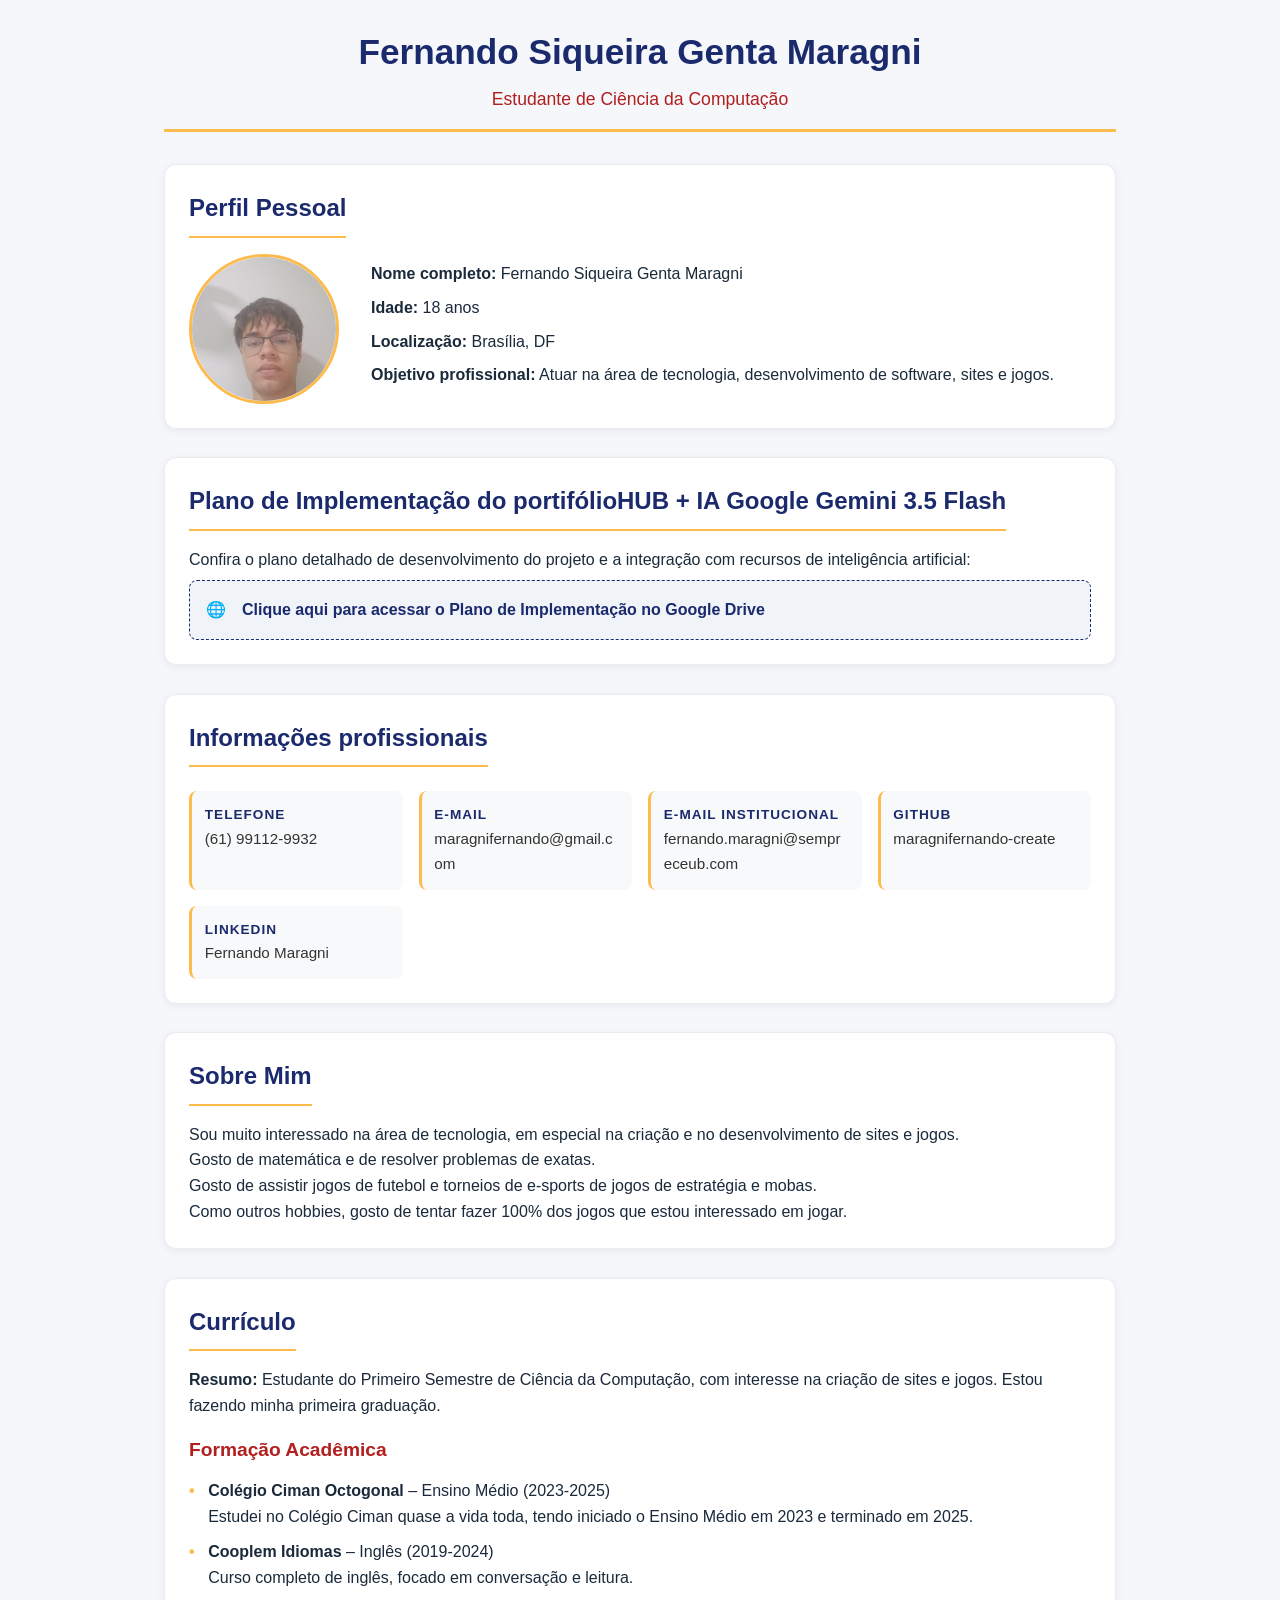
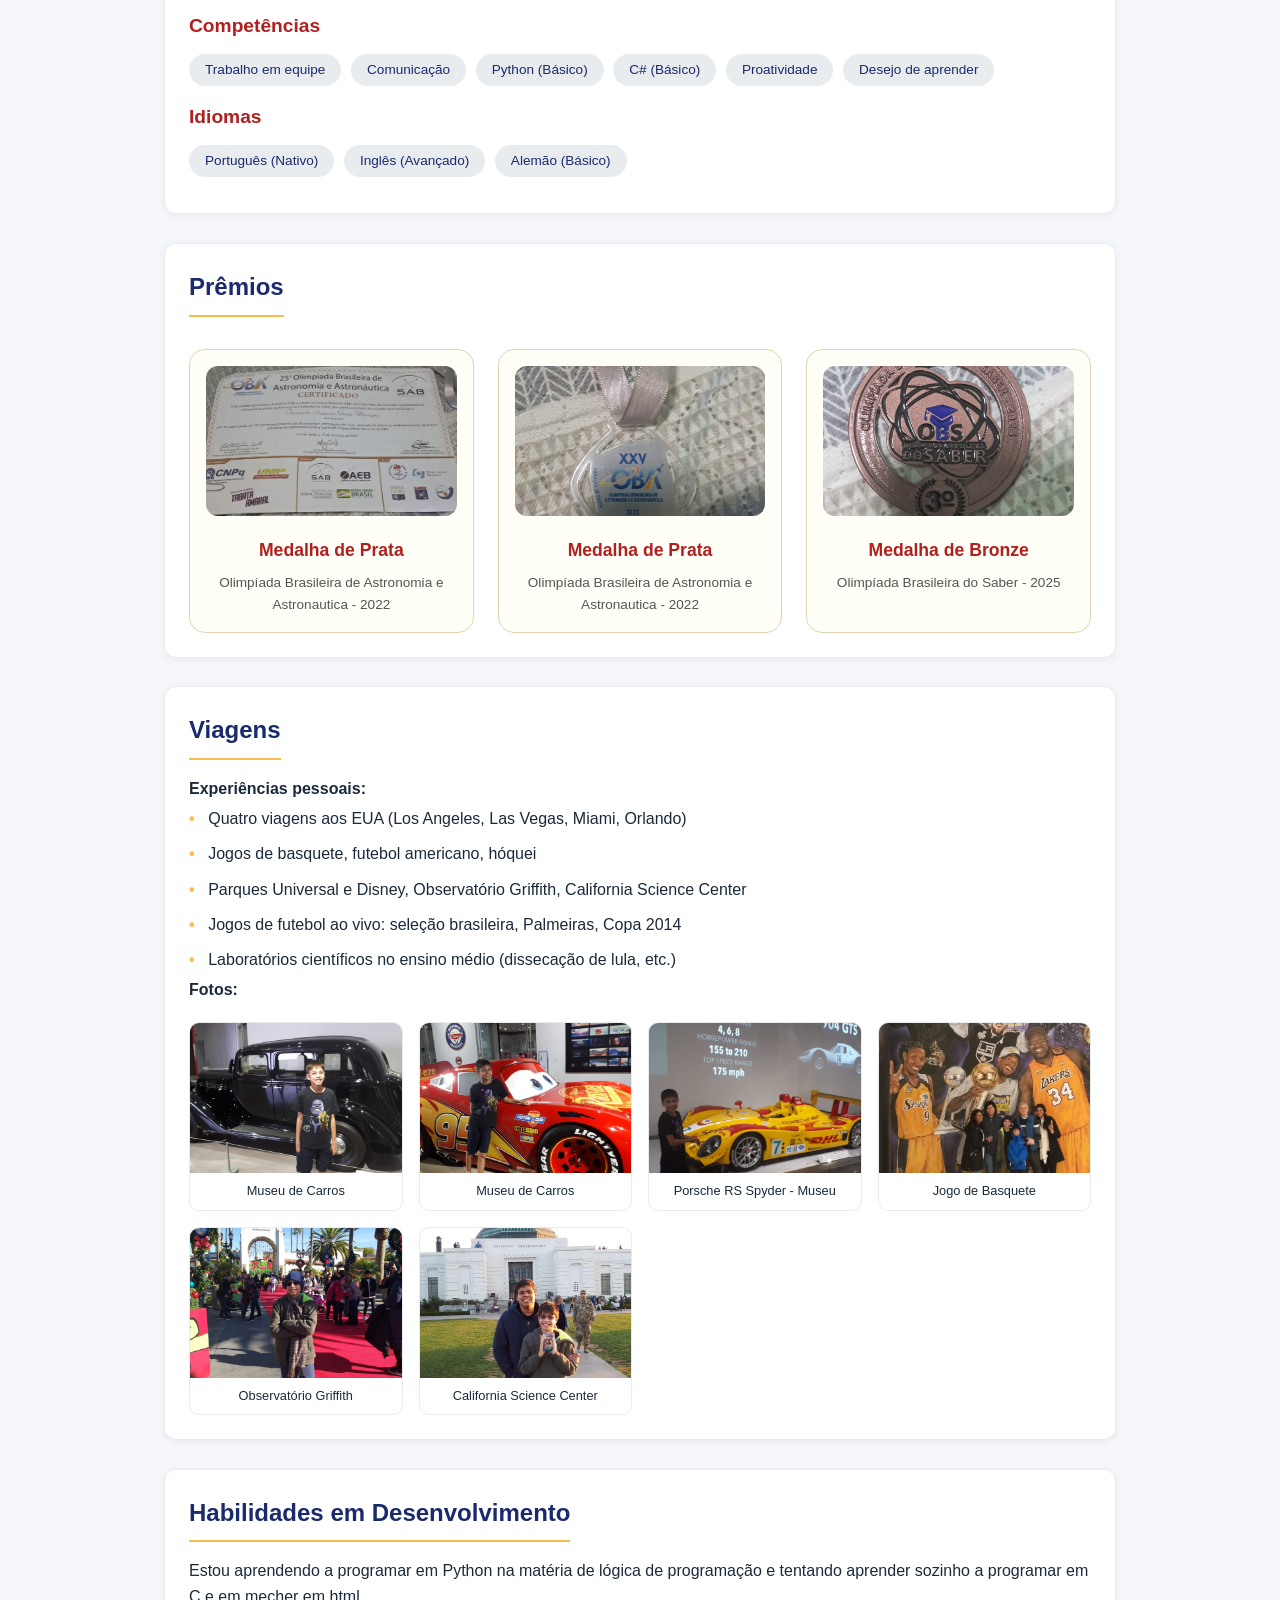
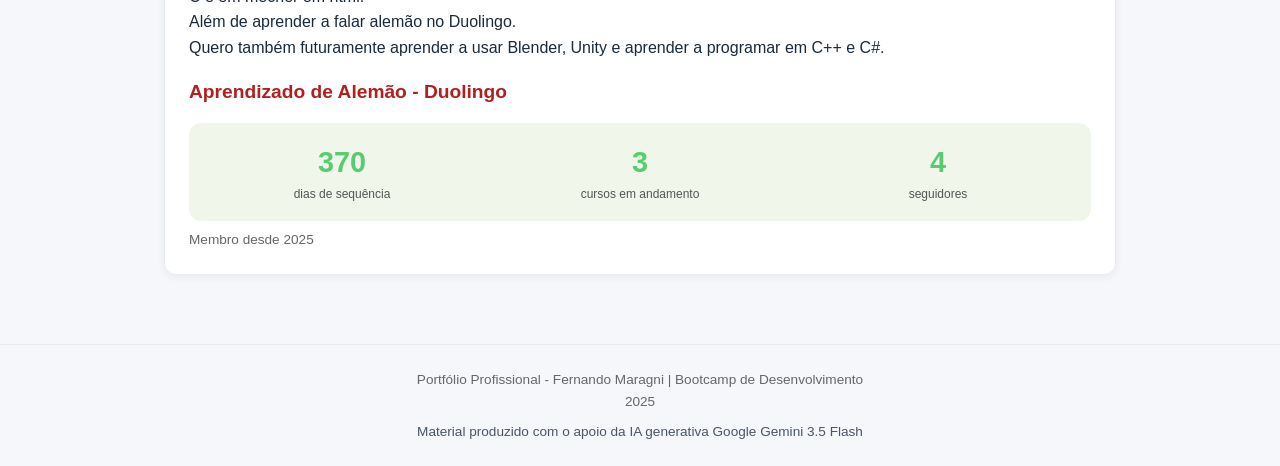
<file: docs/index.html>
<!DOCTYPE html>
<html lang="pt-br">
<head>
    <meta charset="UTF-8">
    <meta name="viewport" content="width=device-width, initial-scale=1.0">
    <title>Fernando Maragni | Portfólio Profissional</title>
    <style>
        * {
            margin: 0;
            padding: 0;
            box-sizing: border-box;
        }

        body {
            font-family: 'Segoe UI', Tahoma, Geneva, Verdana, sans-serif;
            background-color: #f5f7fa;
            color: #1a2a3a;
            line-height: 1.6;
        }

        .container {
            max-width: 1000px;
            margin: 0 auto;
            padding: 1.5rem;
        }

        /* Header */
        .header {
            text-align: center;
            margin-bottom: 2rem;
            padding-bottom: 1rem;
            border-bottom: 3px solid #fdbb4d;
        }

        .header h1 {
            font-size: 2.2rem;
            color: #1a2a6c;
            margin-bottom: 0.3rem;
        }

        .header p {
            font-size: 1.1rem;
            color: #b21f1f;
            font-weight: 500;
        }

        /* Cards */
        .card {
            background: white;
            border-radius: 12px;
            padding: 1.5rem;
            margin-bottom: 1.8rem;
            box-shadow: 0 2px 8px rgba(0,0,0,0.06);
            border: 1px solid #e9ecef;
        }

        .card h2 {
            color: #1a2a6c;
            font-size: 1.5rem;
            margin-bottom: 1rem;
            padding-bottom: 0.5rem;
            border-bottom: 2px solid #fdbb4d;
            display: inline-block;
        }

        .card h3 {
            color: #b21f1f;
            font-size: 1.2rem;
            margin: 1rem 0 0.5rem 0;
        }

        /* Perfil com foto */
        .profile-section {
            display: flex;
            flex-wrap: wrap;
            gap: 2rem;
            align-items: center;
        }

        .profile-image {
            flex-shrink: 0;
            width: 150px;
            height: 150px;
            border-radius: 50%;
            overflow: hidden;
            border: 3px solid #fdbb4d;
        }

        .profile-image img {
            width: 100%;
            height: 100%;
            object-fit: cover;
        }

        .profile-info {
            flex: 1;
        }

        .profile-info p {
            margin-bottom: 0.5rem;
        }

        /* Seção do PDF */
        .pdf-box {
            display: flex;
            align-items: center;
            gap: 1rem;
            background: #f0f4f8;
            padding: 1rem;
            border-radius: 8px;
            border: 1px dashed #1a2a6c;
            margin-top: 0.5rem;
        }

        .pdf-link {
            color: #1a2a6c;
            font-weight: bold;
            text-decoration: none;
            display: inline-flex;
            align-items: center;
            gap: 0.5rem;
        }

        .pdf-link:hover {
            color: #b21f1f;
            text-decoration: underline;
        }

        /* Informações profissionais - grid */
        .info-grid {
            display: grid;
            grid-template-columns: repeat(auto-fit, minmax(200px, 1fr));
            gap: 1rem;
            margin-top: 0.5rem;
        }

        .info-item {
            background: #f8f9fa;
            padding: 0.8rem;
            border-radius: 8px;
            border-left: 3px solid #fdbb4d;
        }

        .info-item strong {
            display: block;
            color: #1a2a6c;
            font-size: 0.85rem;
            text-transform: uppercase;
            letter-spacing: 1px;
        }

        .info-item a, .info-item span {
            color: #333;
            text-decoration: none;
            font-size: 0.95rem;
            word-break: break-all;
        }

        .info-item a:hover {
            color: #b21f1f;
            text-decoration: underline;
        }

        /* Listas */
        .list {
            list-style: none;
            padding-left: 0;
        }

        .list li {
            padding: 0.3rem 0;
            padding-left: 1.2rem;
            position: relative;
        }

        .list li::before {
            content: "•";
            color: #fdbb4d;
            font-weight: bold;
            position: absolute;
            left: 0;
        }

        /* Badges / Competências */
        .badge-list {
            display: flex;
            flex-wrap: wrap;
            gap: 0.6rem;
            margin: 0.8rem 0;
        }

        .badge {
            background: #e9ecef;
            padding: 0.3rem 1rem;
            border-radius: 20px;
            font-size: 0.85rem;
            color: #1a2a6c;
        }

        /* Prêmios com imagens */
        .prizes-wrapper {
            display: flex;
            flex-wrap: wrap;
            gap: 1.5rem;
            margin-top: 1rem;
        }

        .prize-card {
            flex: 1;
            min-width: 180px;
            background: #fffef7;
            border: 1px solid #e0d5b0;
            border-radius: 16px;
            padding: 1rem;
            text-align: center;
        }

        .prize-card img {
            width: 100%;
            height: 150px;
            object-fit: cover;
            border-radius: 12px;
            margin-bottom: 0.8rem;
        }

        .prize-card strong {
            display: block;
            font-size: 1.1rem;
            color: #b21f1f;
            margin-bottom: 0.5rem;
        }

        .prize-card p {
            font-size: 0.85rem;
            color: #555;
        }

        /* Grade de viagens */
        .travel-grid {
            display: grid;
            grid-template-columns: repeat(auto-fill, minmax(200px, 1fr));
            gap: 1rem;
            margin-top: 1.2rem;
        }

        .travel-card {
            background: #f8f9fa;
            border-radius: 10px;
            overflow: hidden;
            text-align: center;
            border: 1px solid #e9ecef;
        }

        .travel-card img {
            width: 100%;
            height: 150px;
            object-fit: cover;
            display: block;
        }

        .travel-caption {
            padding: 0.5rem;
            font-size: 0.8rem;
            font-weight: 500;
            background: white;
        }

        /* Duolingo stats */
        .duolingo-stats {
            background: #f0f7ea;
            padding: 1rem;
            border-radius: 12px;
            margin-top: 1rem;
            display: flex;
            flex-wrap: wrap;
            gap: 1.5rem;
            justify-content: space-around;
            text-align: center;
        }

        .stat {
            flex: 1;
            min-width: 80px;
        }

        .stat-number {
            font-size: 1.8rem;
            font-weight: bold;
            color: #58cc71;
        }

        .stat-label {
            font-size: 0.75rem;
            color: #555;
        }

        footer {
            text-align: center;
            padding: 1.5rem;
            color: #666;
            font-size: 0.85rem;
            border-top: 1px solid #e9ecef;
            margin-top: 1rem;
        }

        .ai-message {
            margin-top: 0.5rem;
            font-weight: 500;
            color: #4a5568;
        }

        @media (max-width: 700px) {
            .profile-section {
                flex-direction: column;
                text-align: center;
            }
            .prizes-wrapper {
                flex-direction: column;
            }
        }
    </style>
</head>
<body>

<div class="container">

    <!-- HEADER -->
    <div class="header">
        <h1>Fernando Siqueira Genta Maragni</h1>
        <p>Estudante de Ciência da Computação</p>
    </div>

    <!-- PERFIL COM FOTO -->
    <div class="card">
        <h2>Perfil Pessoal</h2>
        <div class="profile-section">
            <div class="profile-image">
                <img src="Portifólio Profissional-Bootcamp 1_files/foto-perfil.jpg" alt="Fernando Maragni">
            </div>
            <div class="profile-info">
                <p><strong>Nome completo:</strong> Fernando Siqueira Genta Maragni</p>
                <p><strong>Idade:</strong> 18 anos</p>
                <p><strong>Localização:</strong> Brasília, DF</p>
                <p><strong>Objetivo profissional:</strong> Atuar na área de tecnologia, desenvolvimento de software, sites e jogos.</p>
            </div>
        </div>
    </div>

    <!-- SEÇÃO DO PLANO DE IMPLEMENTAÇÃO (COM O LINK ATUALIZADO DO GOOGLE DRIVE) -->
    <div class="card">
        <h2>Plano de Implementação do portifólioHUB + IA Google Gemini 3.5 Flash</h2>
        <p>Confira o plano detalhado de desenvolvimento do projeto e a integração com recursos de inteligência artificial:</p>
        <div class="pdf-box">
            <span>🌐</span>
            <a class="pdf-link" href="https://drive.google.com/file/d/1_MNSNT3zxUosKpKUcuBEm68AMprxTlqW/view?usp=sharing" target="_blank">
                Clique aqui para acessar o Plano de Implementação no Google Drive
            </a>
        </div>
    </div>

    <!-- INFORMAÇÕES PROFISSIONAIS -->
    <div class="card">
        <h2>Informações profissionais</h2>
        <div class="info-grid">
            <div class="info-item">
                <strong>Telefone</strong>
                <span>(61) 99112-9932</span>
            </div>
            <div class="info-item">
                <strong>E-mail</strong>
                <a href="mailto:maragnifernando@gmail.com">maragnifernando@gmail.com</a>
            </div>
            <div class="info-item">
                <strong>E-mail institucional</strong>
                <a href="mailto:fernando.maragni@sempreceub.com">fernando.maragni@sempreceub.com</a>
            </div>
            <div class="info-item">
                <strong>GitHub</strong>
                <a href="https://github.com/maragnifernando-create" target="_blank">maragnifernando-create</a>
            </div>
            <div class="info-item">
                <strong>LinkedIn</strong>
                <a href="https://www.linkedin.com/in/fernando-maragni-21040b402" target="_blank">Fernando Maragni</a>
            </div>
        </div>
    </div>

    <!-- SOBRE MIM -->
    <div class="card">
        <h2>Sobre Mim</h2>
        <p>Sou muito interessado na área de tecnologia, em especial na criação e no desenvolvimento de sites e jogos.</p>
        <p>Gosto de matemática e de resolver problemas de exatas.</p>
        <p>Gosto de assistir jogos de futebol e torneios de e-sports de jogos de estratégia e mobas.</p>
        <p>Como outros hobbies, gosto de tentar fazer 100% dos jogos que estou interessado em jogar.</p>
    </div>

    <!-- CURRÍCULO -->
    <div class="card">
        <h2>Currículo</h2>
        <p><strong>Resumo:</strong> Estudante do Primeiro Semestre de Ciência da Computação, com interesse na criação de sites e jogos. Estou fazendo minha primeira graduação.</p>

        <h3>Formação Acadêmica</h3>
        <ul class="list">
            <li><strong>Colégio Ciman Octogonal</strong> – Ensino Médio (2023-2025)<br>Estudei no Colégio Ciman quase a vida toda, tendo iniciado o Ensino Médio em 2023 e terminado em 2025.</li>
            <li><strong>Cooplem Idiomas</strong> – Inglês (2019-2024)<br>Curso completo de inglês, focado em conversação e leitura.</li>
        </ul>

        <h3>Competências</h3>
        <div class="badge-list">
            <span class="badge">Trabalho em equipe</span>
            <span class="badge">Comunicação</span>
            <span class="badge">Python (Básico)</span>
            <span class="badge">C# (Básico)</span>
            <span class="badge">Proatividade</span>
            <span class="badge">Desejo de aprender</span>
        </div>

        <h3>Idiomas</h3>
        <div class="badge-list">
            <span class="badge">Português (Nativo)</span>
            <span class="badge">Inglês (Avançado)</span>
            <span class="badge">Alemão (Básico)</span>
        </div>
    </div>

    <!-- PRÊMIOS COM FOTOS -->
    <div class="card">
        <h2>Prêmios</h2>
        <div class="prizes-wrapper">
            <div class="prize-card">
                <img src="Portifólio Profissional-Bootcamp 1_files/premio1.jpg" alt="Medalha de Prata">
                <strong>Medalha de Prata</strong>
                <p>Olimpíada Brasileira de Astronomia e Astronautica - 2022</p>
            </div>
            <div class="prize-card">
                <img src="Portifólio Profissional-Bootcamp 1_files/premio2.jpg" alt="Medalha de Prata">
                <strong>Medalha de Prata</strong>
                <p>Olimpíada Brasileira de Astronomia e Astronautica - 2022</p>
            </div>
            <div class="prize-card">
                <img src="Portifólio Profissional-Bootcamp 1_files/premio3.jpg" alt="Medalha de Bronze">
                <strong>Medalha de Bronze</strong>
                <p>Olimpíada Brasileira do Saber - 2025</p>
            </div>
        </div>
    </div>

    <!-- VIAGENS -->
    <div class="card">
        <h2>Viagens</h2>
        <p><strong>Experiências pessoais:</strong></p>
        <ul class="list">
            <li>Quatro viagens aos EUA (Los Angeles, Las Vegas, Miami, Orlando)</li>
            <li>Jogos de basquete, futebol americano, hóquei</li>
            <li>Parques Universal e Disney, Observatório Griffith, California Science Center</li>
            <li>Jogos de futebol ao vivo: seleção brasileira, Palmeiras, Copa 2014</li>
            <li>Laboratórios científicos no ensino médio (dissecação de lula, etc.)</li>
        </ul>
        
        <p><strong>Fotos:</strong></p>
        <div class="travel-grid">
            <div class="travel-card">
                <img src="Portifólio Profissional-Bootcamp 1_files/viagem5.jpg" alt="Museu de Carros">
                <div class="travel-caption">Museu de Carros</div>
            </div>
            <div class="travel-card">
                <img src="Portifólio Profissional-Bootcamp 1_files/viagem6.jpg" alt="Museu de Carros">
                <div class="travel-caption">Museu de Carros</div>
            </div>
            <div class="travel-card">
                <img src="Portifólio Profissional-Bootcamp 1_files/viagem7.jpg" alt="Porsche RS Spyder">
                <div class="travel-caption">Porsche RS Spyder - Museu</div>
            </div>
            <div class="travel-card">
                <img src="Portifólio Profissional-Bootcamp 1_files/viagem8.jpg" alt="Jogo de Basquete">
                <div class="travel-caption">Jogo de Basquete</div>
            </div>
            <div class="travel-card">
                <img src="Portifólio Profissional-Bootcamp 1_files/viagem9.jpg" alt="Observatório Griffith">
                <div class="travel-caption">Observatório Griffith</div>
            </div>
            <div class="travel-card">
                <img src="Portifólio Profissional-Bootcamp 1_files/viagem10.jpg" alt="California Science Center">
                <div class="travel-caption">California Science Center</div>
            </div>
        </div>
    </div>

    <!-- HABILIDADES EM DESENVOLVIMENTO + DUOLINGO -->
    <div class="card">
        <h2>Habilidades em Desenvolvimento</h2>
        <p>Estou aprendendo a programar em Python na matéria de lógica de programação e tentando aprender sozinho a programar em C e em mecher em html.</p>
        <p>Além de aprender a falar alemão no Duolingo.</p>
        <p>Quero também futuramente aprender a usar Blender, Unity e aprender a programar em C++ e C#.</p>

        <h3>Aprendizado de Alemão - Duolingo</h3>
        <div class="duolingo-stats">
            <div class="stat">
                <div class="stat-number">370</div>
                <div class="stat-label">dias de sequência</div>
            </div>
            <div class="stat">
                <div class="stat-number">3</div>
                <div class="stat-label">cursos em andamento</div>
            </div>
            <div class="stat">
                <div class="stat-number">4</div>
                <div class="stat-label">seguidores</div>
            </div>
        </div>
        <p style="font-size: 0.85rem; color: #666; margin-top: 0.5rem;">Membro desde 2025</p>
    </div>

</div>

<footer>
    <p>Portfólio Profissional - Fernando Maragni | Bootcamp de Desenvolvimento</p>
    <p>2025</p>
    <p class="ai-message">Material produzido com o apoio da IA generativa Google Gemini 3.5 Flash</p>
</footer>

</body>
</html>
</file>
